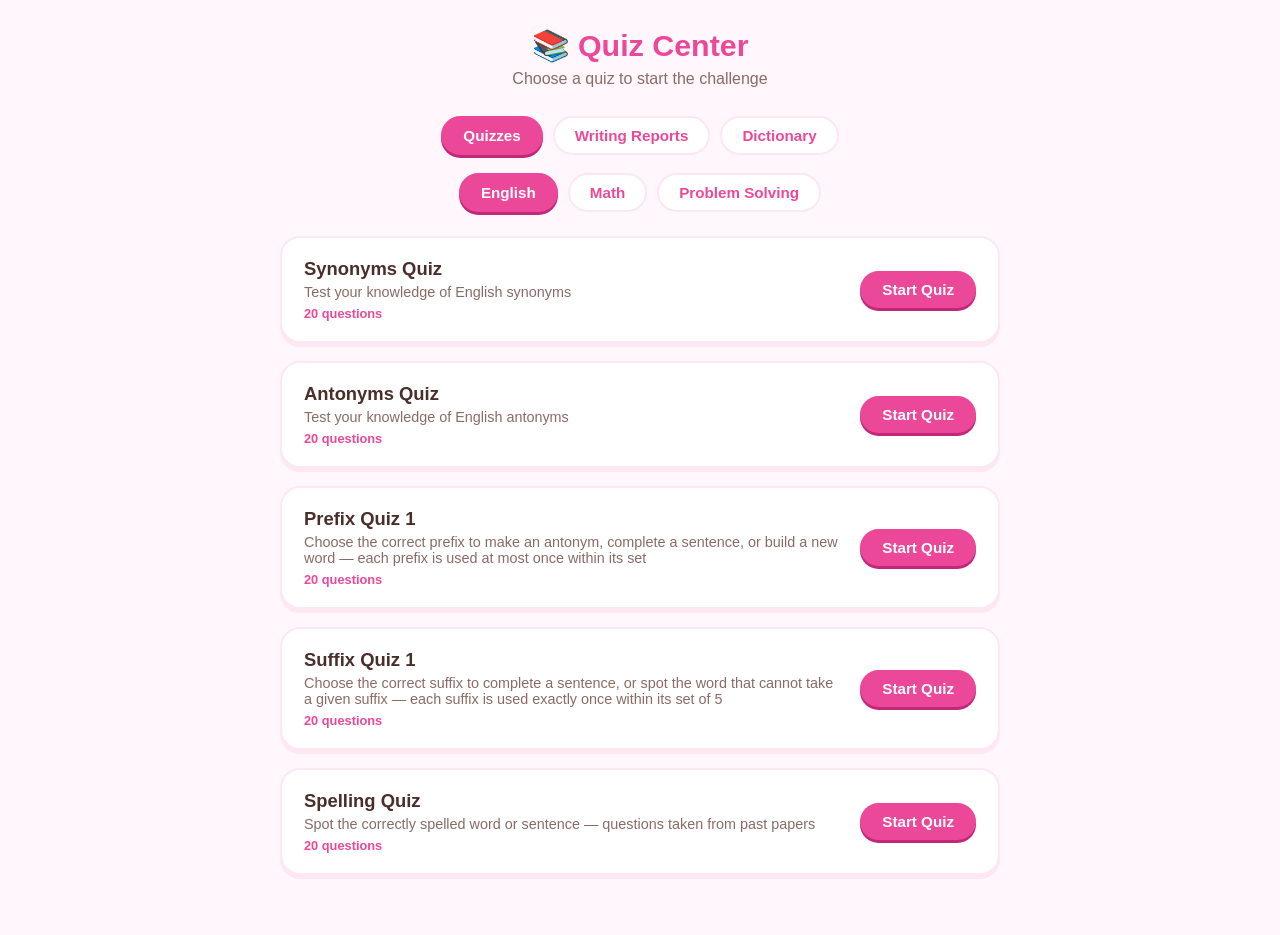
<file: index.html>
<!doctype html>
<html lang="en">
<head>
  <meta charset="UTF-8" />
  <meta name="viewport" content="width=device-width, initial-scale=1.0" />
  <title>Quiz Center</title>
  <link rel="stylesheet" href="style.css?v=8" />
</head>
<body>
  <div class="page">
    <div class="list-header">
      <h1>📚 Quiz Center</h1>
      <p>Choose a quiz to start the challenge</p>
    </div>

    <div id="main-tabs" class="quiz-tabs main-tabs"></div>

    <div id="quizzes-view">
      <div id="quiz-tabs" class="quiz-tabs"></div>

      <div id="quiz-grid" class="quiz-grid">
        <div class="loading">Loading quiz list…</div>
      </div>
    </div>

    <div id="reports-view" class="hidden">
      <div id="report-tabs" class="quiz-tabs"></div>

      <div id="reports-grid" class="quiz-grid">
        <div class="loading">Loading report list…</div>
      </div>
    </div>

    <div id="dictionary-view" class="hidden">
      <div id="dictionary-tabs" class="quiz-tabs"></div>

      <div id="dictionary-list">
        <div class="loading">Loading dictionary…</div>
      </div>
    </div>
  </div>

  <script src="app.js?v=10"></script>
  <script>
    const CATEGORIES = ["English", "Math", "Problem Solving"];
    const MAIN_TABS = ["Quizzes", "Writing Reports", "Dictionary"];
    const MAIN_VIEWS = {
      "Quizzes": "quizzes-view",
      "Writing Reports": "reports-view",
      "Dictionary": "dictionary-view",
    };
    let manifest = [];
    let reportManifest = [];
    let reportWriters = [];
    let activeWriter = null;
    let dictionaryIndex = null;
    let dictionarySections = [];
    let activeSection = null;
    let activeCategory = CATEGORIES[0];
    let activeMainTab = MAIN_TABS[0];

    function renderMainTabs() {
      const tabsEl = document.getElementById("main-tabs");
      tabsEl.innerHTML = "";
      for (const tab of MAIN_TABS) {
        const btn = document.createElement("button");
        btn.type = "button";
        btn.className = "tab-btn" + (tab === activeMainTab ? " active" : "");
        btn.textContent = tab;
        btn.addEventListener("click", () => {
          if (activeMainTab === tab) return;
          activeMainTab = tab;
          renderMainTabs();
          switchMainView();
        });
        tabsEl.appendChild(btn);
      }
    }

    function switchMainView() {
      for (const [tab, viewId] of Object.entries(MAIN_VIEWS)) {
        document.getElementById(viewId).classList.toggle("hidden", tab !== activeMainTab);
      }
      if (activeMainTab === "Writing Reports" && !reportManifest.length) loadReportList();
      if (activeMainTab === "Dictionary" && !dictionaryIndex) loadDictionaryList();
    }

    async function loadDictionaryList() {
      const list = document.getElementById("dictionary-list");
      try {
        const res = await fetch("dictionary.json", { cache: "no-store" });
        if (!res.ok) throw new Error("HTTP " + res.status);
        dictionaryIndex = await res.json();
      } catch (err) {
        list.innerHTML = `<div class="error-state">
          Failed to load dictionary (dictionary.json).<br />
          Make sure this page is opened via a local server (not by double-clicking index.html directly).
        </div>`;
        return;
      }

      dictionarySections = dictionaryIndex.sections || [];
      if (!dictionarySections.length) {
        list.innerHTML = `<div class="empty-state">No dictionary sections available yet.</div>`;
        return;
      }

      // dictionary.html links back with #dictionary/<section folder> to reopen its section.
      const wantedFolder = window.location.hash.split("/")[1];
      activeSection = dictionarySections.find((section) => section.folder === wantedFolder) || dictionarySections[0];
      renderDictionaryTabs();
      renderDictionaryList();
    }

    function renderDictionaryTabs() {
      const tabsEl = document.getElementById("dictionary-tabs");
      tabsEl.innerHTML = "";
      for (const section of dictionarySections) {
        const btn = document.createElement("button");
        btn.type = "button";
        btn.className = "tab-btn" + (section === activeSection ? " active" : "");
        btn.textContent = section.name;
        btn.addEventListener("click", () => {
          if (activeSection === section) return;
          activeSection = section;
          renderDictionaryTabs();
          renderDictionaryList();
        });
        tabsEl.appendChild(btn);
      }
    }

    function renderDictionaryList() {
      const list = document.getElementById("dictionary-list");
      const categories = activeSection.categories || [];
      if (!categories.length) {
        list.innerHTML = `<div class="empty-state">No categories in this section yet.</div>`;
        return;
      }

      list.innerHTML = "";
      for (const category of categories) {
        const section = document.createElement("div");
        section.className = "dict-category";
        section.innerHTML = `<h2>${escapeHtml(category.name)}</h2>`;

        const topics = category.topics || [];
        if (!topics.length) {
          section.insertAdjacentHTML("beforeend", `<p class="dict-none">No topics yet.</p>`);
        } else {
          const grid = document.createElement("div");
          grid.className = "quiz-grid";
          for (const topic of topics) grid.appendChild(renderTopicCard(topic));
          section.appendChild(grid);
        }
        list.appendChild(section);
      }
    }

    function renderTopicCard(topic) {
      const card = document.createElement("div");
      card.className = "quiz-card";
      card.innerHTML = `
        <div class="info">
          <h2>${escapeHtml(topic.name)}</h2>
          <div class="count">Loading…</div>
        </div>
        <a class="start-btn" href="dictionary.html?file=${encodeURIComponent(topic.file)}">Open</a>
      `;

      // Fetch just to show what's inside the topic; failures are non-fatal here.
      const countEl = card.querySelector(".count");
      fetch(topic.file, { cache: "no-store" })
        .then((res) => {
          if (!res.ok) throw new Error("HTTP " + res.status);
          return res.json();
        })
        .then((data) => {
          const sizeOf = (group) => Object.values(group || {}).reduce((sum, list) => sum + list.length, 0);
          countEl.textContent =
            `${sizeOf(data.words)} words · ${sizeOf(data.phrases)} phrases · ${(data.sentences || []).length} sentences`;
        })
        .catch(() => {
          countEl.textContent = "Failed to load topic";
        });

      return card;
    }

    async function loadReportList() {
      const grid = document.getElementById("reports-grid");
      try {
        const res = await fetch("reports.json", { cache: "no-store" });
        if (!res.ok) throw new Error("HTTP " + res.status);
        reportManifest = await res.json();
      } catch (err) {
        grid.innerHTML = `<div class="error-state">
          Failed to load report list (reports.json).<br />
          Make sure this page is opened via a local server (not by double-clicking index.html directly).
        </div>`;
        return;
      }

      if (!reportManifest.length) {
        grid.innerHTML = `<div class="empty-state">No writing reports available yet.</div>`;
        return;
      }

      // Writers appear as sub tabs in the order they first show up in reports.json.
      reportWriters = [...new Set(reportManifest.map(reportWriterOf))];
      activeWriter = reportWriters[0];
      renderReportTabs();
      renderReportGrid();
    }

    function reportWriterOf(report) {
      return report.writtenBy || "Unknown";
    }

    function renderReportTabs() {
      const tabsEl = document.getElementById("report-tabs");
      tabsEl.innerHTML = "";
      for (const writer of reportWriters) {
        const btn = document.createElement("button");
        btn.type = "button";
        btn.className = "tab-btn" + (writer === activeWriter ? " active" : "");
        btn.textContent = writer;
        btn.addEventListener("click", () => {
          if (activeWriter === writer) return;
          activeWriter = writer;
          renderReportTabs();
          renderReportGrid();
        });
        tabsEl.appendChild(btn);
      }
    }

    function renderReportGrid() {
      const grid = document.getElementById("reports-grid");
      const reports = reportManifest.filter((report) => reportWriterOf(report) === activeWriter);

      grid.innerHTML = "";
      for (const report of reports) {
        const card = document.createElement("div");
        card.className = "quiz-card";
        const name = report.name || reportDisplayNameFromFile(report.file);
        card.innerHTML = `
          <div class="info">
            <h2>${escapeHtml(name)}</h2>
            <p>${escapeHtml(report.date || "")}</p>
            ${report.year ? `<div class="count">Year ${escapeHtml(String(report.year))}</div>` : ""}
          </div>
          <a class="start-btn" href="report.html?file=${encodeURIComponent(report.file)}">View Report</a>
        `;
        grid.appendChild(card);
      }
    }

    async function loadQuizList() {
      const grid = document.getElementById("quiz-grid");
      try {
        const res = await fetch("quizzes.json", { cache: "no-store" });
        if (!res.ok) throw new Error("HTTP " + res.status);
        manifest = await res.json();
      } catch (err) {
        grid.innerHTML = `<div class="error-state">
          Failed to load quiz list (quizzes.json).<br />
          Make sure this page is opened via a local server (not by double-clicking index.html directly).
        </div>`;
        return;
      }

      if (!manifest.length) {
        grid.innerHTML = `<div class="empty-state">No quizzes available right now.</div>`;
        return;
      }

      renderTabs();
      renderGrid();
    }

    function renderTabs() {
      const tabsEl = document.getElementById("quiz-tabs");
      tabsEl.innerHTML = "";
      for (const category of CATEGORIES) {
        const btn = document.createElement("button");
        btn.type = "button";
        btn.className = "tab-btn" + (category === activeCategory ? " active" : "");
        btn.textContent = category;
        btn.addEventListener("click", () => {
          if (activeCategory === category) return;
          activeCategory = category;
          renderTabs();
          renderGrid();
        });
        tabsEl.appendChild(btn);
      }
    }

    function renderGrid() {
      const grid = document.getElementById("quiz-grid");
      const quizzes = manifest.filter((quiz) => (quiz.category || "English") === activeCategory);

      if (!quizzes.length) {
        grid.innerHTML = `<div class="empty-state">No quizzes in this category yet.</div>`;
        return;
      }

      grid.innerHTML = "";
      for (const quiz of quizzes) {
        const card = document.createElement("div");
        card.className = "quiz-card";
        const name = quiz.name || quizDisplayNameFromFile(quiz.file);
        card.innerHTML = `
          <div class="info">
            <h2>${escapeHtml(name)}</h2>
            <p>${escapeHtml(quiz.description || "")}</p>
            <div class="count" data-count-for="${escapeHtml(quiz.file)}">Loading question count…</div>
          </div>
          <a class="start-btn" href="quiz.html?file=${encodeURIComponent(quiz.file)}">Start Quiz</a>
        `;
        grid.appendChild(card);

        // Fetch just to show the question count; failures are non-fatal here.
        fetchQuizBank(quiz.file)
          .then((questions) => {
            const el = card.querySelector(`[data-count-for="${CSS.escape(quiz.file)}"]`);
            const count = quiz.number_of_questions
              ? Math.min(quiz.number_of_questions, questions.length)
              : questions.length;
            if (el) el.textContent = `${count} questions`;
          })
          .catch(() => {
            const el = card.querySelector(`[data-count-for="${CSS.escape(quiz.file)}"]`);
            if (el) el.textContent = "Failed to load question bank";
          });
      }
    }

    // dictionary.html links back here with #dictionary/<section folder> to reopen its tab.
    if (window.location.hash.split("/")[0] === "#dictionary") activeMainTab = "Dictionary";

    renderMainTabs();
    switchMainView();
    loadQuizList();
  </script>
</body>
</html>
</file>
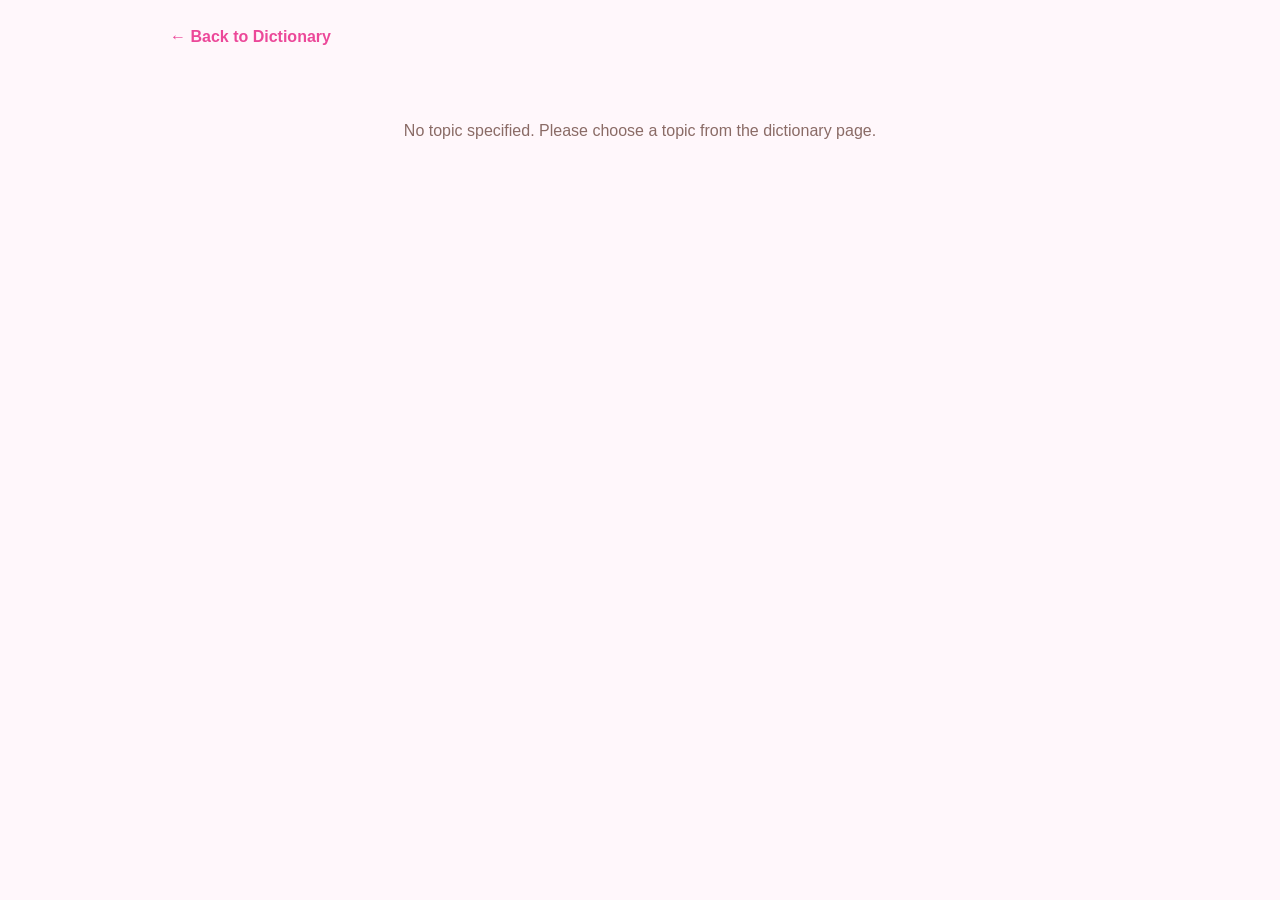
<file: dictionary.html>
<!doctype html>
<html lang="en">
<head>
  <meta charset="UTF-8" />
  <meta name="viewport" content="width=device-width, initial-scale=1.0" />
  <title>Writing Dictionary</title>
  <link rel="stylesheet" href="style.css?v=8" />
</head>
<body>
  <div class="page dict-page">
    <a class="back-link" href="index.html#dictionary">← Back to Dictionary</a>
    <div id="dict-root">
      <div class="loading">Loading dictionary…</div>
    </div>
  </div>

  <script src="app.js?v=10"></script>
  <script>
    const params = new URLSearchParams(window.location.search);
    const file = params.get("file");
    const root = document.getElementById("dict-root");
    const backLink = document.querySelector(".back-link");

    const WORD_GROUPS = [
      { key: "nouns", label: "Nouns", pos: "noun" },
      { key: "adjectives", label: "Adjectives", pos: "adjective" },
      { key: "verbs", label: "Verbs", pos: "verb" },
    ];
    const FALLBACK_VIBE_COLOR = "#6b7280";

    let vibeColors = {};
    // Every word on the WORDS list, in render order. Clickable words (both
    // the chips and the linked words inside sentences) point back into this
    // array through their data-word index.
    let wordEntries = [];
    let wordPattern = null;
    const wordIndexByText = new Map();

    async function init() {
      if (!file) {
        root.innerHTML = `<div class="error-state">No topic specified. Please choose a topic from the dictionary page.</div>`;
        return;
      }

      let topic;
      try {
        const res = await fetch(file, { cache: "no-store" });
        if (!res.ok) throw new Error("HTTP " + res.status);
        topic = await res.json();
      } catch (err) {
        root.innerHTML = `<div class="error-state">
          Failed to load topic "${escapeHtml(file)}".<br />
          Make sure the file exists and this page is opened via a local server.
        </div>`;
        return;
      }

      let vibes = [];
      try {
        const res = await fetch("dictionary.json", { cache: "no-store" });
        if (res.ok) {
          const index = await res.json();
          vibes = index.vibes || [];
          // Send the back link to the section this topic belongs to.
          const section = (index.sections || []).find((s) => s.name === topic.section);
          if (section) backLink.href = `index.html#dictionary/${encodeURIComponent(section.folder)}`;
        }
      } catch (err) {
        // Non-fatal: the topic still renders, just with grey vibe badges.
      }

      renderTopic(topic, vibes);
    }

    function vibeStyle(vibe) {
      return `style="--vibe:${vibeColors[vibe] || FALLBACK_VIBE_COLOR}"`;
    }

    // Colour plus the vibe name, which the legend uses to hide and show items.
    function vibeAttrs(vibe) {
      return `data-vibe="${escapeHtml(vibe || "")}" ${vibeStyle(vibe)}`;
    }

    function renderVibeBadge(vibe) {
      return vibe ? `<span class="dict-vibe" ${vibeStyle(vibe)}>${escapeHtml(vibe)}</span>` : "";
    }

    function escapeRegExp(str) {
      return str.replace(/[.*+?^${}()|[\]\\]/g, "\\$&");
    }

    function indexWords(words) {
      wordEntries = [];
      wordIndexByText.clear();
      for (const group of WORD_GROUPS) {
        for (const word of words[group.key] || []) {
          const key = word.text.toLowerCase();
          if (!wordIndexByText.has(key)) wordIndexByText.set(key, wordEntries.length);
          wordEntries.push({ ...word, pos: group.pos });
        }
      }
      // Longest first, so "rock pools" wins over a shorter word inside it.
      const alternatives = [...wordIndexByText.keys()].sort((a, b) => b.length - a.length).map(escapeRegExp);
      wordPattern = alternatives.length ? new RegExp(`\\b(${alternatives.join("|")})\\b`, "gi") : null;
    }

    // Turns every whole-word match of a WORDS entry inside a sentence into a
    // clickable button, leaving the rest as plain escaped text.
    function linkWords(text) {
      if (!wordPattern) return escapeHtml(text);
      let html = "";
      let cursor = 0;
      for (const match of text.matchAll(wordPattern)) {
        const idx = wordIndexByText.get(match[0].toLowerCase());
        html += escapeHtml(text.slice(cursor, match.index));
        html += `<button type="button" class="dict-inline-word" data-word="${idx}">${escapeHtml(match[0])}</button>`;
        cursor = match.index + match[0].length;
      }
      return html + escapeHtml(text.slice(cursor));
    }

    function renderWordGroup(group, words) {
      const list = words[group.key] || [];
      if (!list.length) return "";
      const chips = list.map((word) => {
        const idx = wordIndexByText.get(word.text.toLowerCase());
        return `<button type="button" class="dict-chip dict-chip--word" data-word="${idx}" ${vibeAttrs(word.vibe)}>${escapeHtml(word.text)}</button>`;
      }).join("");
      return `
        <h3 class="dict-subheading">${group.label} <span class="dict-count" data-total="${list.length}">${list.length}</span></h3>
        <div class="dict-chips">${chips}</div>
      `;
    }

    function renderPhrases(list) {
      if (!list || !list.length) return `<p class="dict-none">Nothing here yet.</p>`;
      return `<div class="dict-chips">${list.map((phrase) =>
        `<span class="dict-chip" ${vibeAttrs(phrase.vibe)} title="${escapeHtml(phrase.vibe || "")}">${escapeHtml(phrase.text)}</span>`
      ).join("")}</div>`;
    }

    function renderSentences(list) {
      if (!list || !list.length) return `<p class="dict-none">Nothing here yet.</p>`;
      return `<ul class="dict-sentences">${list.map((sentence) => `
        <li ${vibeAttrs(sentence.vibe)}>
          <span class="dict-sentence-text">${linkWords(sentence.text)}</span>
          ${renderVibeBadge(sentence.vibe)}
        </li>
      `).join("")}</ul>`;
    }

    function renderTopic(topic, vibes) {
      vibeColors = {};
      for (const vibe of vibes) {
        if (/^#[0-9a-f]{3,8}$/i.test(vibe.color || "")) vibeColors[vibe.name] = vibe.color;
      }

      const words = topic.words || {};
      const phrases = topic.phrases || {};
      indexWords(words);

      const usedVibes = vibes.filter((vibe) => (topic.vibes || []).includes(vibe.name));
      const legend = usedVibes.length
        ? `<p class="dict-hint dict-legend-hint">Tap a mood to show only that mood.</p>
          <div class="dict-legend">${usedVibes.map((vibe) =>
            `<button type="button" class="dict-vibe dict-vibe-toggle" data-vibe-toggle="${escapeHtml(vibe.name)}" aria-pressed="false" ${vibeStyle(vibe.name)} title="${escapeHtml(vibe.description || "")}">${escapeHtml(vibe.name)}</button>`
          ).join("")}</div>`
        : "";

      const breadcrumb = [topic.section, topic.category].filter(Boolean).join(" › ");

      document.title = `${topic.topic || "Topic"} – Writing Dictionary`;
      root.innerHTML = `
        <div class="list-header">
          <h1>📖 ${escapeHtml(topic.topic || "Topic")}</h1>
          ${breadcrumb ? `<p>${escapeHtml(breadcrumb)}</p>` : ""}
        </div>
        ${legend}

        <div class="report-section">
          <h2>Sentences</h2>
          <div class="overview-card">
            <p class="dict-hint">Tap an underlined word to see what it means.</p>
            ${renderSentences(topic.sentences)}
          </div>
        </div>

        <div class="report-section">
          <h2>Words</h2>
          <div class="overview-card">
            <p class="dict-hint">Tap a word to see what it means.</p>
            ${WORD_GROUPS.map((group) => renderWordGroup(group, words)).join("") || `<p class="dict-none">Nothing here yet.</p>`}
          </div>
        </div>

        <div class="report-section">
          <h2>Phrases – Nouns and Adjectives</h2>
          <div class="overview-card">${renderPhrases(phrases.nounsAndAdjectives)}</div>
        </div>

        <div class="report-section">
          <h2>Phrases – Verbs</h2>
          <div class="overview-card">${renderPhrases(phrases.verbs)}</div>
        </div>
      `;
    }

    // ---- Explanation bubble ----
    // A single bubble element is reused for every word and positioned in
    // page coordinates, so it stays attached to its word while scrolling.

    const bubble = document.createElement("div");
    bubble.className = "dict-bubble hidden";
    bubble.setAttribute("role", "status");
    document.body.appendChild(bubble);
    let bubbleAnchor = null;

    function closeBubble() {
      if (!bubbleAnchor) return;
      bubbleAnchor.classList.remove("active");
      bubbleAnchor = null;
      bubble.classList.add("hidden");
    }

    function positionBubble() {
      const margin = 12;
      const gap = 10;
      const anchorRect = bubbleAnchor.getBoundingClientRect();
      const width = bubble.offsetWidth;
      const height = bubble.offsetHeight;
      const viewportWidth = document.documentElement.clientWidth;
      const anchorCenter = anchorRect.left + anchorRect.width / 2;

      const left = Math.max(margin, Math.min(anchorCenter - width / 2, viewportWidth - width - margin));
      // Sits below the word unless it would run off the bottom of the screen.
      const above = anchorRect.bottom + gap + height > window.innerHeight && anchorRect.top - gap - height > 0;
      const top = above ? anchorRect.top - gap - height : anchorRect.bottom + gap;

      bubble.classList.toggle("dict-bubble--above", above);
      bubble.style.left = left + window.scrollX + "px";
      bubble.style.top = top + window.scrollY + "px";
      bubble.style.setProperty("--arrow-x", Math.max(18, Math.min(anchorCenter - left, width - 18)) + "px");
    }

    function openBubble(anchor) {
      const word = wordEntries[Number(anchor.dataset.word)];
      if (!word) return;
      closeBubble();
      bubbleAnchor = anchor;
      anchor.classList.add("active");
      bubble.innerHTML = `
        <div class="dict-bubble-head">
          <strong>${escapeHtml(word.text)}</strong>
          <span class="dict-pos">${word.pos}</span>
        </div>
        <div class="dict-bubble-text">${escapeHtml(word.explanation || "No explanation yet.")}</div>
        ${renderVibeBadge(word.vibe)}
      `;
      bubble.classList.remove("hidden");
      positionBubble();
    }

    // ---- Vibe filter ----
    // Tapping a legend badge shows only that vibe's sentences, words and
    // phrases. Tapping the selected badge again (its × mark) clears the filter.

    let activeVibe = null;

    function applyVibeFilter() {
      for (const badge of root.querySelectorAll("[data-vibe-toggle]")) {
        const selected = badge.dataset.vibeToggle === activeVibe;
        badge.setAttribute("aria-pressed", String(selected));
        badge.classList.toggle("dict-vibe-dimmed", activeVibe !== null && !selected);
        badge.setAttribute("aria-label", selected
          ? `${badge.dataset.vibeToggle}: showing only this mood. Tap to show everything.`
          : `Show only ${badge.dataset.vibeToggle}`);
      }
      for (const item of root.querySelectorAll("[data-vibe]")) {
        item.classList.toggle("dict-off", activeVibe !== null && item.dataset.vibe !== activeVibe);
      }
      // Word counts follow what is currently shown.
      for (const count of root.querySelectorAll(".dict-count")) {
        const chips = count.closest(".dict-subheading").nextElementSibling;
        const shown = chips.querySelectorAll("[data-vibe]:not(.dict-off)").length;
        count.textContent = shown === Number(count.dataset.total) ? shown : `${shown} of ${count.dataset.total}`;
      }
      if (bubbleAnchor && bubbleAnchor.closest(".dict-off")) closeBubble();
    }

    document.addEventListener("click", (event) => {
      const badge = event.target.closest("[data-vibe-toggle]");
      if (badge) {
        activeVibe = badge.dataset.vibeToggle === activeVibe ? null : badge.dataset.vibeToggle;
        applyVibeFilter();
        return;
      }
      const anchor = event.target.closest("[data-word]");
      if (anchor) {
        if (anchor === bubbleAnchor) closeBubble();
        else openBubble(anchor);
        return;
      }
      if (!bubble.contains(event.target)) closeBubble();
    });

    document.addEventListener("keydown", (event) => {
      if (event.key === "Escape") closeBubble();
    });

    window.addEventListener("resize", () => {
      if (bubbleAnchor) positionBubble();
    });

    init();
  </script>
</body>
</html>
</file>
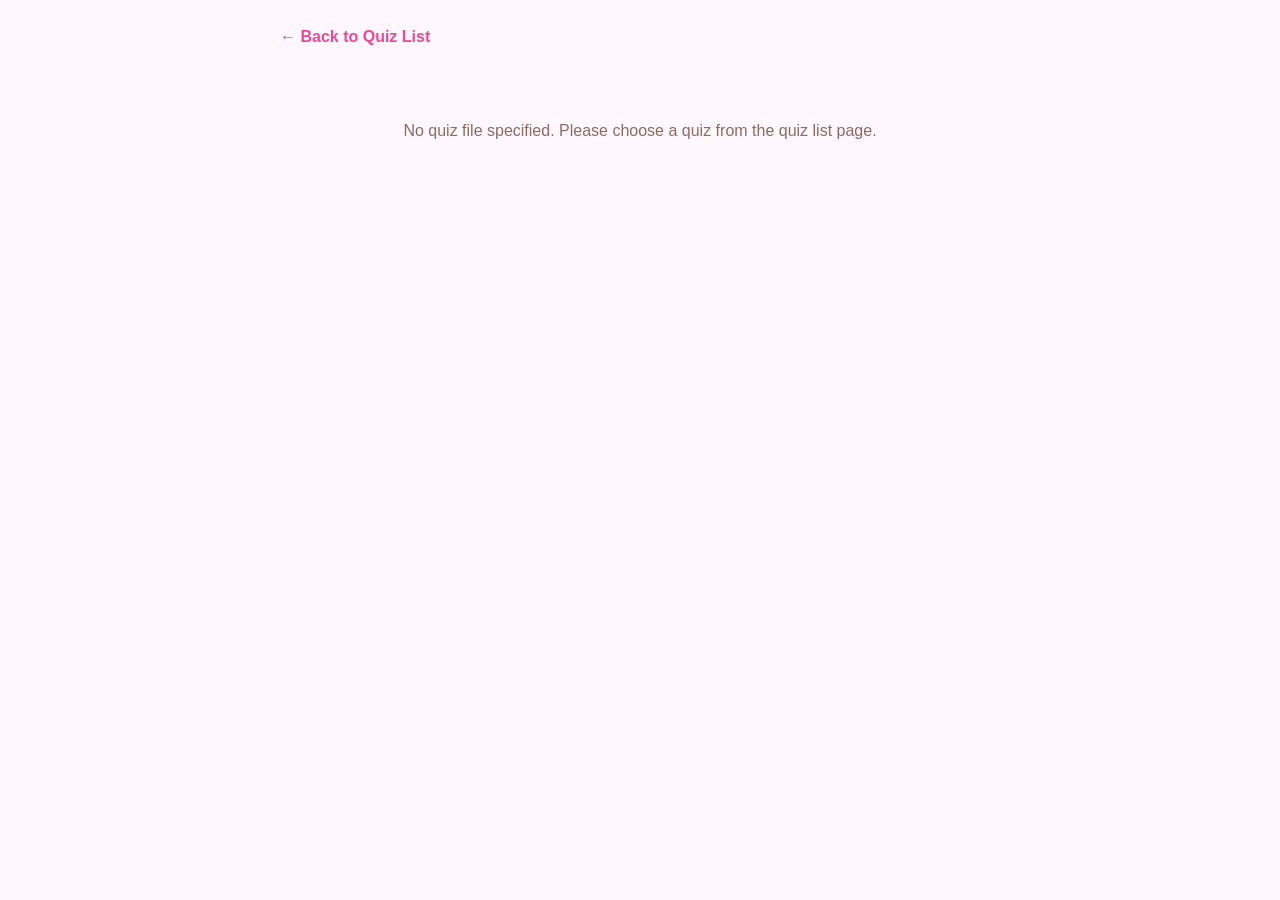
<file: quiz.html>
<!doctype html>
<html lang="en">
<head>
  <meta charset="UTF-8" />
  <meta name="viewport" content="width=device-width, initial-scale=1.0" />
  <title>Quiz</title>
  <link rel="stylesheet" href="style.css?v=2" />
</head>
<body>
  <div class="page">
    <a class="back-link" href="index.html">← Back to Quiz List</a>
    <div id="quiz-root">
      <div class="loading">Loading questions…</div>
    </div>
  </div>

  <script src="app.js?v=4"></script>
  <script>
    const OPTION_COLOR_CYCLE = [
      "var(--pink)",
      "var(--teal)",
      "var(--purple)",
      "var(--yellow)",
      "var(--sky)",
    ];
    function optionColor(index) {
      return OPTION_COLOR_CYCLE[index % OPTION_COLOR_CYCLE.length];
    }

    const params = new URLSearchParams(window.location.search);
    const file = params.get("file");

    let questions = [];
    let current = 0;
    let score = 0;
    let answered = false;
    let quizName = "";
    let quizCategory = "";

    // Quizzes in these categories get a scratch whiteboard toggle.
    const WHITEBOARD_CATEGORIES = ["Math", "Problem Solving"];
    function whiteboardEnabled() {
      if (quizCategory) return WHITEBOARD_CATEGORIES.includes(quizCategory);
      return /^QUIZ_(Math|Problem_Solving)-/.test(file || "");
    }

    const root = document.getElementById("quiz-root");

    async function init() {
      if (!file) {
        root.innerHTML = `<div class="error-state">No quiz file specified. Please choose a quiz from the quiz list page.</div>`;
        return;
      }
      let bank;
      try {
        bank = await fetchQuizBank(file);
      } catch (err) {
        root.innerHTML = `<div class="error-state">
          Failed to load question bank "${escapeHtml(file)}".<br />
          Make sure the file exists and this page is opened via a local server.
        </div>`;
        return;
      }
      if (!bank.length) {
        root.innerHTML = `<div class="error-state">This quiz has no questions.</div>`;
        return;
      }

      let numberOfQuestions = null;
      try {
        const res = await fetch("quizzes.json", { cache: "no-store" });
        if (res.ok) {
          const manifest = await res.json();
          const entry = manifest.find((q) => q.file === file);
          if (entry) {
            numberOfQuestions = entry.number_of_questions;
            quizName = entry.name || "";
            quizCategory = entry.category || "";
          }
        }
      } catch (err) {
        // Non-fatal: fall back to using the full question bank.
      }
      if (!quizName) quizName = quizDisplayNameFromFile(file);

      questions = pickRandomQuestions(bank, numberOfQuestions);
      renderQuestion();
    }

    function renderQuestion() {
      answered = false;
      const q = questions[current];
      const total = questions.length;
      const { figure, text: questionText } = extractFigure(q.question);
      const { subtitle, main } = splitQuestion(questionText);
      const progressPct = Math.round((current / total) * 100);
      // Shuffle option order on every render. data-letter keeps the original
      // letter (used for scoring/feedback); the badge shows the display position.
      const originalLetters = q.optionLetters || Object.keys(q.options);
      const shuffledLetters = shuffle(originalLetters);

      root.innerHTML = `
        <div class="quiz-top">
          <div class="progress-label">Question ${current + 1} / ${total}</div>
          <div class="score-badge">Score: ${score}</div>
        </div>
        <div class="progress-track">
          <div class="progress-fill" style="width:${progressPct}%"></div>
        </div>

        <div class="question-card">
          <div class="q-tag">💡 Q.${current + 1}</div>
          ${subtitle ? `<div class="q-subtitle">${renderInline(subtitle)}</div>` : ""}
          ${figure ? `<div class="q-figure"><img src="${escapeHtml(figure).replace(/"/g, "&quot;")}" alt="Diagram for question ${current + 1}" /></div>` : ""}
          <p class="q-main">${renderInline(main)}</p>
        </div>

        <div class="answer-row">
          <span id="answer-hint">👆 Choose one answer:</span>
          ${whiteboardEnabled() ? `
            <button type="button" class="wb-toggle" id="wb-toggle">✏️ Whiteboard</button>
          ` : ""}
        </div>

        <div class="options-grid" id="options-grid">
          ${shuffledLetters.map((letter, i) => `
            <div class="option" data-letter="${letter}" style="--opt-color:${optionColor(i)}">
              <div class="badge">${originalLetters[i]}</div>
              <div class="option-text">${renderInline(q.options[letter])}</div>
            </div>
          `).join("")}
        </div>

        ${whiteboardEnabled() ? `
          <div class="whiteboard" id="whiteboard" hidden>
            <canvas class="wb-canvas" id="wb-canvas"></canvas>
            <button type="button" class="wb-clear" id="wb-clear">🧽 Clear</button>
          </div>
        ` : ""}

        <div id="explanation-box"></div>

        <div class="next-row">
          <button class="next-btn" id="next-btn" disabled>
            ${current === total - 1 ? "Finish Quiz" : "Next Question"}
          </button>
        </div>
      `;

      document.querySelectorAll(".option").forEach((el) => {
        el.addEventListener("click", () => selectAnswer(el.dataset.letter));
      });
      document.getElementById("next-btn").addEventListener("click", nextQuestion);
      if (whiteboardEnabled()) setupWhiteboard();
    }

    // The whiteboard is rebuilt with each question, so it always starts blank.
    function setupWhiteboard() {
      const toggle = document.getElementById("wb-toggle");
      const board = document.getElementById("whiteboard");
      const canvas = document.getElementById("wb-canvas");
      const grid = document.getElementById("options-grid");
      const hint = document.getElementById("answer-hint");
      const ctx = canvas.getContext("2d");
      let drawing = false;
      let last = null;

      function applyPenStyle() {
        ctx.lineCap = "round";
        ctx.lineJoin = "round";
        ctx.lineWidth = 3;
        ctx.strokeStyle = "#1f2937";
      }

      // Match the canvas pixels to its on-screen size, keeping any drawing.
      function resizeCanvas() {
        const rect = canvas.getBoundingClientRect();
        if (!rect.width) return;
        const dpr = window.devicePixelRatio || 1;
        const w = Math.round(rect.width * dpr);
        const h = Math.round(rect.height * dpr);
        if (canvas.width === w && canvas.height === h) return;
        let snapshot = null;
        if (canvas.width && canvas.height) {
          snapshot = document.createElement("canvas");
          snapshot.width = canvas.width;
          snapshot.height = canvas.height;
          snapshot.getContext("2d").drawImage(canvas, 0, 0);
        }
        canvas.width = w;
        canvas.height = h;
        ctx.setTransform(dpr, 0, 0, dpr, 0, 0);
        if (snapshot) ctx.drawImage(snapshot, 0, 0, rect.width, rect.height);
        applyPenStyle();
      }

      function point(e) {
        const rect = canvas.getBoundingClientRect();
        return { x: e.clientX - rect.left, y: e.clientY - rect.top };
      }

      canvas.addEventListener("pointerdown", (e) => {
        e.preventDefault();
        canvas.setPointerCapture(e.pointerId);
        drawing = true;
        last = point(e);
        // Draw a dot so single taps leave a mark.
        ctx.beginPath();
        ctx.arc(last.x, last.y, ctx.lineWidth / 2, 0, Math.PI * 2);
        ctx.fillStyle = ctx.strokeStyle;
        ctx.fill();
      });
      canvas.addEventListener("pointermove", (e) => {
        if (!drawing) return;
        const p = point(e);
        ctx.beginPath();
        ctx.moveTo(last.x, last.y);
        ctx.lineTo(p.x, p.y);
        ctx.stroke();
        last = p;
      });
      const stop = () => { drawing = false; last = null; };
      canvas.addEventListener("pointerup", stop);
      canvas.addEventListener("pointercancel", stop);

      document.getElementById("wb-clear").addEventListener("click", () => {
        ctx.save();
        ctx.setTransform(1, 0, 0, 1, 0, 0);
        ctx.clearRect(0, 0, canvas.width, canvas.height);
        ctx.restore();
      });

      toggle.addEventListener("click", () => {
        const showBoard = board.hidden;
        board.hidden = !showBoard;
        grid.hidden = showBoard;
        toggle.classList.toggle("active", showBoard);
        toggle.textContent = showBoard ? "🔤 Answers" : "✏️ Whiteboard";
        hint.textContent = showBoard ? "✏️ Work it out here:" : "👆 Choose one answer:";
        if (showBoard) resizeCanvas();
      });

      window.onresize = () => { if (!board.hidden) resizeCanvas(); };
    }

    function selectAnswer(letter) {
      if (answered) return;
      answered = true;
      const q = questions[current];
      const correct = q.answer;

      document.querySelectorAll(".option").forEach((el) => {
        el.classList.add("disabled");
        const l = el.dataset.letter;
        if (l === correct) {
          el.insertAdjacentHTML("beforeend", `<div class="correct-badge">✓ Correct</div>`);
        } else if (l === letter) {
          el.classList.add("incorrect");
        }
      });

      if (letter === correct) {
        score++;
        document.querySelector(".score-badge").textContent = `Score: ${score}`;
      }

      let explanationHtml = "";
      if (letter !== correct && q.feedback && q.feedback[letter]) {
        explanationHtml += `
          <div class="explanation-card feedback-card">
            <div class="explanation-label">❌ "${escapeHtml(q.options[letter])}" means</div>
            <div class="explanation-text">${renderInline(q.feedback[letter])}</div>
          </div>
        `;
      }
      if (q.explanation) {
        explanationHtml += `
          <div class="explanation-card">
            <div class="explanation-label">💬 Explanation</div>
            <div class="explanation-text">${renderInline(q.explanation)}</div>
          </div>
        `;
      }
      document.getElementById("explanation-box").innerHTML = explanationHtml;

      document.getElementById("next-btn").disabled = false;
    }

    function nextQuestion() {
      if (!answered) return;
      if (current < questions.length - 1) {
        current++;
        renderQuestion();
      } else {
        renderResults();
      }
    }

    function renderResults() {
      const total = questions.length;
      const pct = Math.round((score / total) * 100);
      root.innerHTML = `
        <div class="results-card">
          <div>🎉 Quiz Complete!</div>
          <div class="results-quiz-name">${escapeHtml(quizName)}</div>
          <div class="score-big">${score} / ${total}</div>
          <div>Accuracy ${pct}%</div>
          <div class="results-actions">
            <button class="btn-primary" id="retry-btn">🔄 Retry Quiz</button>
            <a class="btn-secondary" href="index.html">📚 Back to Quiz List</a>
          </div>
        </div>
      `;
      document.getElementById("retry-btn").addEventListener("click", () => {
        current = 0;
        score = 0;
        renderQuestion();
      });
    }

    init();
  </script>
</body>
</html>
</file>
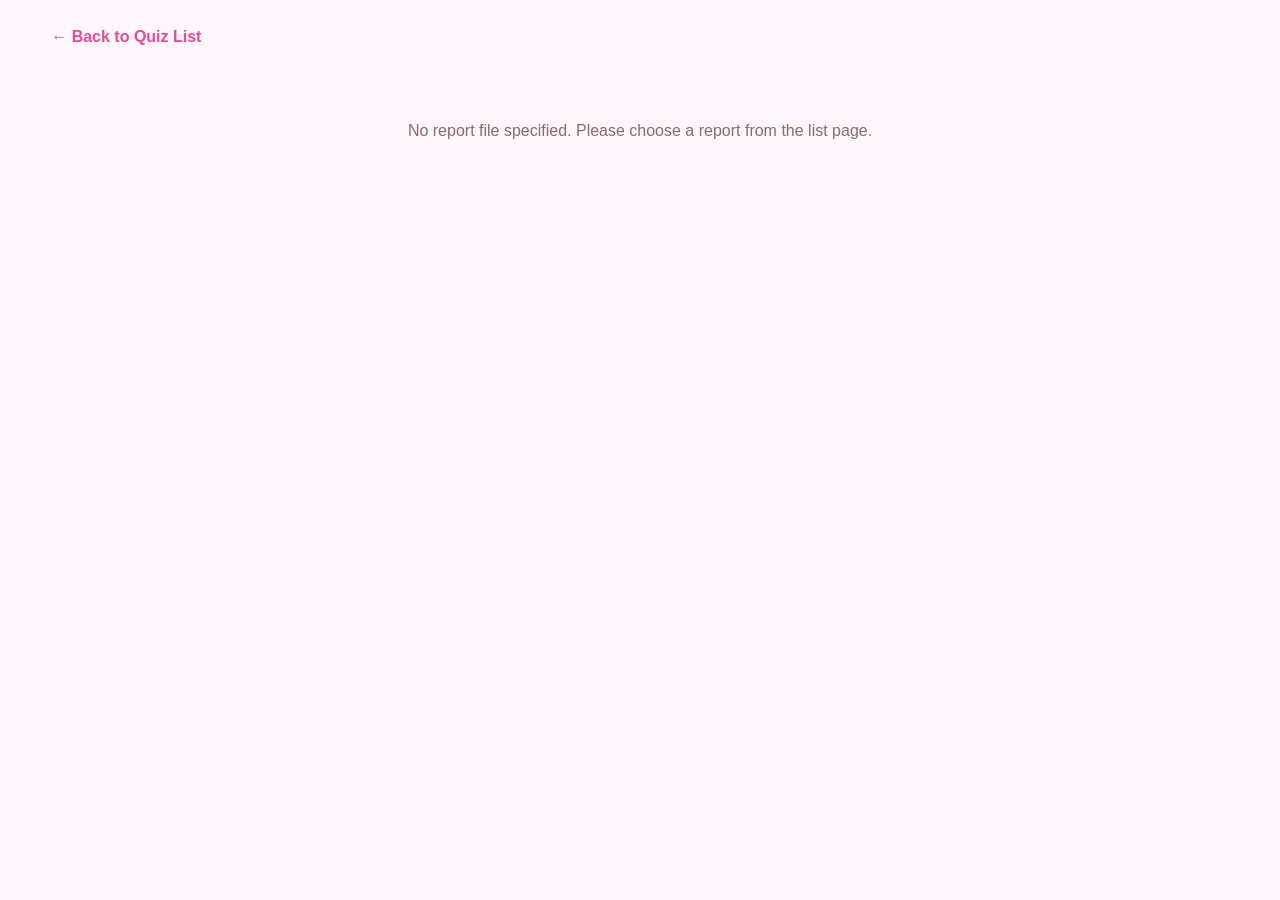
<file: report.html>
<!doctype html>
<html lang="en">
<head>
  <meta charset="UTF-8" />
  <meta name="viewport" content="width=device-width, initial-scale=1.0" />
  <title>Writing Report</title>
  <link rel="stylesheet" href="style.css?v=3" />
</head>
<body>
  <div class="page report-page">
    <a class="back-link" href="index.html">← Back to Quiz List</a>
    <div id="report-root">
      <div class="loading">Loading report…</div>
    </div>
  </div>

  <script src="app.js?v=10"></script>
  <script>
    const params = new URLSearchParams(window.location.search);
    const file = params.get("file");
    const root = document.getElementById("report-root");

    async function init() {
      if (!file) {
        root.innerHTML = `<div class="error-state">No report file specified. Please choose a report from the list page.</div>`;
        return;
      }

      let report;
      try {
        report = await fetchReport(file);
      } catch (err) {
        root.innerHTML = `<div class="error-state">
          Failed to load report "${escapeHtml(file)}".<br />
          Make sure the file exists and this page is opened via a local server.
        </div>`;
        return;
      }

      let reportDate = "";
      let reportYear = "";
      try {
        const res = await fetch("reports.json", { cache: "no-store" });
        if (res.ok) {
          const manifest = await res.json();
          const entry = manifest.find((r) => r.file === file);
          if (entry) {
            reportDate = entry.date || "";
            reportYear = entry.year || "";
          }
        }
      } catch (err) {
        // Non-fatal: the report itself already loaded fine.
      }

      renderReport(report, reportDate, reportYear);
    }

    const CATEGORY_COLORS = ["pink", "sky", "purple", "yellow", "teal"];

    const MARK_THRESHOLDS = [
      { min: 60, max: 69, label: "Developing" },
      { min: 70, max: 79, label: "Effective" },
      { min: 80, max: 89, label: "Strong" },
      { min: 90, max: 100, label: "Exceptional" },
    ];

    function markThresholdLabel(total) {
      const match = MARK_THRESHOLDS.find((t) => total >= t.min && total <= t.max);
      return match ? match.label : null;
    }

    function renderMarkThresholds(total) {
      const currentLabel = typeof total === "number" ? markThresholdLabel(total) : null;
      return `
        <div class="threshold-legend">
          ${MARK_THRESHOLDS.map((t) => `
            <div class="threshold-chip${t.label === currentLabel ? " threshold-chip--active" : ""}">
              <span class="threshold-range">${t.min}–${t.max}</span>
              <span class="threshold-label">${t.label}</span>
            </div>
          `).join("")}
        </div>
      `;
    }

    function renderBreakdownSection(report, reportYear) {
      const complete = hasCompleteBreakdown(report.breakdown);
      const total = complete ? breakdownTotal(report.breakdown) : null;
      const scoreLabel = complete
        ? `${total}/100`
        : report.score
        ? renderPlainInline(report.score)
        : "";

      const rows = REPORT_CATEGORIES.map((cat, idx) => {
        const value = report.breakdown[cat.key];
        const hasValue = typeof value === "number" && !Number.isNaN(value);
        const pct = hasValue ? Math.max(0, Math.min(100, (value / REPORT_CATEGORY_MAX) * 100)) : 0;
        return `
          <div class="breakdown-row">
            <div class="breakdown-row-header">
              <span>${escapeHtml(cat.label)}</span>
              <span>${hasValue ? `${value}/${REPORT_CATEGORY_MAX}` : "—"}</span>
            </div>
            <div class="breakdown-bar-track">
              <div class="breakdown-bar-fill" style="width:${pct}%;background:var(--${CATEGORY_COLORS[idx]});"></div>
            </div>
          </div>
        `;
      }).join("");

      return `
        <div class="report-section">
          <h2>2. My Scores</h2>
          <div class="breakdown-card">
            ${scoreLabel ? `<div class="overview-score">Overall Score: ${scoreLabel}</div>` : ""}
            ${reportYear ? `<p class="score-note">Scores are based on the Year ${escapeHtml(String(reportYear))} standard.</p>` : ""}
            ${renderMarkThresholds(total)}
            ${rows}
          </div>
        </div>
      `;
    }

    function renderReport(report, reportDate, reportYear) {
      root.innerHTML = `
        <div class="list-header">
          <h1>✍️ ${renderInline(report.title || reportDisplayNameFromFile(file))}</h1>
          ${reportDate ? `<p>${escapeHtml(reportDate)}</p>` : ""}
        </div>

        <div class="report-section">
          <h2>1. Overview</h2>
          <div class="overview-card">
            <div class="overview-comment"><p>${renderInline(report.overallComment) || "No overall comment."}</p></div>
          </div>
        </div>

        ${renderBreakdownSection(report, reportYear)}

        <div class="report-section">
          <h2>3. A Closer Look</h2>
          <div class="split-panel">
            <div class="panel-col">
              <h3>📝 My Writing</h3>
              <div class="writing-text">${renderParagraphsWithHighlights(report.originalWriting, report.mistakes) || "<p>No writing recorded.</p>"}</div>
              ${report.originalWriting ? `<div class="word-count">Word count: ${countWords(report.originalWriting)}</div>` : ""}
            </div>
            <div class="panel-col">
              <h3>🔍 Things to Fix</h3>
              <div class="panel-scroll">
                ${
                  report.mistakes.length
                    ? report.mistakes.map((m) => `
                      <div class="item-card">
                        ${m.description ? `<div class="item-description">${renderInline(m.description)}</div>` : ""}
                        <div class="quote-box quote-box--before"><span class="quote-emoji">❌</span><span class="quote-text">${renderInline(m.wrong)}</span></div>
                        ${m.correct ? `<div class="quote-box quote-box--after"><span class="quote-emoji">✅</span><span class="quote-text">${renderInline(m.correct)}</span></div>` : ""}
                      </div>
                    `).join("")
                    : "<p>No mistakes recorded.</p>"
                }
              </div>
            </div>
          </div>
        </div>

        <div class="report-section">
          <h2>4. A Great Example</h2>
          <div class="split-panel">
            <div class="panel-col panel-col--reference">
              <h3>🌟 Example Writing</h3>
              <div class="writing-text">${renderParagraphs(report.referenceWriting) || "<p>No sample recorded.</p>"}</div>
              ${report.referenceWriting ? `<div class="word-count">Word count: ${countWords(report.referenceWriting)}</div>` : ""}
            </div>
            <div class="panel-col panel-col--reference">
              <h3>💡 Cool Things to Try</h3>
              <div class="panel-scroll">
                ${
                  report.learningPoints.length
                    ? report.learningPoints.map((p) => `
                      <div class="item-card">
                        ${p.description ? `<div class="item-description">${renderInline(p.description)}</div>` : ""}
                        ${p.original ? `<div class="quote-box quote-box--before"><span class="quote-emoji">✏️</span><span class="quote-text">${renderInline(p.original)}</span></div>` : ""}
                        ${p.betterVersion ? `<div class="quote-box quote-box--after"><span class="quote-emoji">✨</span><span class="quote-text">${renderInline(p.betterVersion)}</span></div>` : ""}
                      </div>
                    `).join("")
                    : "<p>No points recorded.</p>"
                }
              </div>
            </div>
          </div>
        </div>
      `;

      syncPanelHeights();
    }

    // Makes each right-hand panel-col match the height of its left-hand
    // sibling exactly, scrolling its own content internally if it has more
    // than fits — instead of the default CSS Grid behaviour of stretching
    // both columns to the height of the taller one (which leaves empty
    // space under a short piece of writing).
    function syncPanelHeights() {
      const isStacked = window.matchMedia("(max-width: 700px)").matches;

      document.querySelectorAll(".split-panel").forEach((panel) => {
        const cols = panel.querySelectorAll(":scope > .panel-col");
        if (cols.length !== 2) return;
        const [left, right] = cols;
        const scrollArea = right.querySelector(".panel-scroll");
        if (!scrollArea) return;

        if (isStacked) {
          scrollArea.style.maxHeight = "";
          scrollArea.style.overflowY = "";
          return;
        }

        const leftHeight = left.getBoundingClientRect().height;
        const rightRect = right.getBoundingClientRect();
        const scrollRect = scrollArea.getBoundingClientRect();
        const offsetWithinRight = scrollRect.top - rightRect.top;
        const paddingBottom = parseFloat(getComputedStyle(right).paddingBottom) || 0;
        const available = leftHeight - offsetWithinRight - paddingBottom;
        scrollArea.style.maxHeight = Math.max(available, 80) + "px";
        scrollArea.style.overflowY = "auto";
      });
    }

    window.addEventListener("resize", syncPanelHeights);

    init();
  </script>
</body>
</html>
</file>
<file: style.css>
:root {
  --pink: #ec4899;
  --pink-light: #fce7f3;
  --pink-lighter: #fdf2f8;
  --teal: #2dd4bf;
  --teal-light: #ccfbf1;
  --purple: #a78bfa;
  --purple-light: #ede9fe;
  --yellow: #fbbf24;
  --yellow-light: #fef3c7;
  --yellow-lighter: #fffbeb;
  --sky: #38bdf8;
  --sky-light: #e0f2fe;
  --text-dark: #4a2e2a;
  --bg: #fff7fb;
}

* { box-sizing: border-box; }

body {
  margin: 0;
  font-family: -apple-system, "Helvetica Neue", "PingFang TC", "Microsoft JhengHei", Arial, sans-serif;
  background: var(--bg);
  color: var(--text-dark);
  min-height: 100vh;
}

.page {
  max-width: 760px;
  margin: 0 auto;
  padding: 28px 20px 60px;
}

/* ---------- Page 1: Quiz list ---------- */

.list-header {
  text-align: center;
  margin-bottom: 28px;
}

.list-header h1 {
  font-size: 1.9rem;
  margin: 0 0 6px;
  color: var(--pink);
}

.list-header p {
  margin: 0;
  color: #8a6b66;
}

.quiz-tabs {
  display: flex;
  justify-content: center;
  gap: 10px;
  margin-bottom: 24px;
  flex-wrap: wrap;
}

.tab-btn {
  background: #fff;
  color: var(--pink);
  border: 2px solid var(--pink-light);
  border-radius: 999px;
  padding: 9px 20px;
  font-size: 0.95rem;
  font-weight: 700;
  cursor: pointer;
  transition: transform 0.12s ease, box-shadow 0.12s ease, background 0.12s ease, color 0.12s ease;
}

.tab-btn:hover {
  transform: translateY(-1px);
}

.tab-btn.active {
  background: var(--pink);
  color: #fff;
  border-color: var(--pink);
  box-shadow: 0 3px 0 #c2277a;
}

.quiz-grid {
  display: grid;
  gap: 18px;
}

.quiz-card {
  background: #fff;
  border: 2px solid var(--pink-light);
  border-radius: 20px;
  padding: 20px 22px;
  display: flex;
  align-items: center;
  justify-content: space-between;
  gap: 16px;
  box-shadow: 0 4px 0 var(--pink-light);
  transition: transform 0.15s ease, box-shadow 0.15s ease;
}

.quiz-card:hover {
  transform: translateY(-2px);
  box-shadow: 0 6px 0 var(--pink-light);
}

.quiz-card .info h2 {
  margin: 0 0 4px;
  font-size: 1.15rem;
}

.quiz-card .info p {
  margin: 0 0 6px;
  color: #8a6b66;
  font-size: 0.9rem;
}

.quiz-card .info .count {
  font-size: 0.8rem;
  color: var(--pink);
  font-weight: 600;
}

.start-btn {
  flex-shrink: 0;
  background: var(--pink);
  color: #fff;
  border: none;
  border-radius: 999px;
  padding: 10px 22px;
  font-size: 0.95rem;
  font-weight: 700;
  cursor: pointer;
  text-decoration: none;
  box-shadow: 0 3px 0 #c2277a;
}

.start-btn:active {
  transform: translateY(2px);
  box-shadow: 0 1px 0 #c2277a;
}

.empty-state {
  text-align: center;
  color: #8a6b66;
  padding: 40px 0;
}

.hidden {
  display: none;
}

.main-tabs {
  margin-bottom: 18px;
}

/* ---------- Page 4: Writing report ---------- */

.report-page {
  max-width: 1800px;
  padding-left: 4vw;
  padding-right: 4vw;
}

@media (max-width: 700px) {
  .report-page {
    padding-left: 20px;
    padding-right: 20px;
  }
}

.report-section {
  margin-bottom: 32px;
}

.report-section h2 {
  color: var(--pink);
  font-size: 1.2rem;
  margin: 0 0 14px;
}

.overview-card {
  background: #fff;
  border: 2px solid var(--pink-light);
  border-radius: 20px;
  padding: 22px 24px;
  box-shadow: 0 4px 0 var(--pink-light);
}

.overview-score {
  display: inline-block;
  background: var(--purple-light);
  color: #6d28d9;
  font-weight: 800;
  font-size: 1.1rem;
  padding: 8px 18px;
  border-radius: 999px;
  margin-bottom: 12px;
}

.score-note {
  margin: 0 0 12px;
  font-size: 0.9rem;
  font-style: italic;
  opacity: 0.75;
}

.word-count {
  margin-top: 12px;
  text-align: right;
  font-size: 0.9rem;
  font-weight: 700;
  opacity: 0.7;
}

.overview-comment p {
  margin: 0;
  line-height: 1.6;
}

.breakdown-card {
  background: #fff;
  border: 2px solid var(--pink-light);
  border-radius: 20px;
  padding: 22px 24px;
  box-shadow: 0 4px 0 var(--pink-light);
}

.breakdown-row {
  margin-bottom: 16px;
}

.breakdown-row:last-child {
  margin-bottom: 0;
}

.breakdown-row-header {
  display: flex;
  justify-content: space-between;
  margin-bottom: 6px;
  font-weight: 700;
  font-size: 0.92rem;
}

.breakdown-bar-track {
  background: var(--pink-lighter);
  border-radius: 999px;
  height: 12px;
  overflow: hidden;
}

.breakdown-bar-fill {
  height: 100%;
  border-radius: 999px;
  transition: width 0.3s ease;
}

.split-panel {
  display: grid;
  grid-template-columns: 1fr 1fr;
  gap: 20px;
  /* Each column sizes to its own content instead of both stretching to
     match the taller one — the left (writing) column hugs its text, and
     the right column is height-matched to it via JS (syncPanelHeights),
     scrolling internally if it has more content than that. */
  align-items: start;
}

@media (max-width: 700px) {
  .split-panel { grid-template-columns: 1fr; }
}

.panel-col {
  background: #fff;
  border: 2px solid var(--pink-light);
  border-radius: 20px;
  padding: 20px 22px;
}

.panel-col h3 {
  margin: 0 0 14px;
  color: var(--pink);
  font-size: 1rem;
}

.panel-col--reference {
  background: var(--yellow-lighter);
}

/* ---------- Score Breakdown: mark threshold legend ---------- */

.threshold-legend {
  display: flex;
  flex-wrap: wrap;
  gap: 8px;
  margin-bottom: 18px;
}

.threshold-chip {
  display: flex;
  align-items: center;
  gap: 6px;
  background: var(--pink-lighter);
  border: 2px solid var(--pink-light);
  border-radius: 999px;
  padding: 5px 12px;
  font-size: 0.82rem;
  color: #8a6b66;
}

.threshold-chip .threshold-range {
  font-weight: 700;
}

.threshold-chip--active {
  background: var(--purple-light);
  border-color: var(--purple);
  color: #6d28d9;
}

/* .panel-scroll's max-height and overflow-y are set inline by
   syncPanelHeights() in report.html to match the sibling column's height. */

.writing-text p {
  margin: 0 0 12px;
  line-height: 1.7;
}

.writing-text p:last-child {
  margin-bottom: 0;
}

.mistake-highlight {
  background: #fee2e2;
  color: inherit;
  border-radius: 3px;
  padding: 0 2px;
}

/* Shared "item" card used by both Mistakes and Learning Points: a neutral
   grey container holding a description plus one or two colored quote boxes
   (a "before" quote and an "after" quote). */
.item-card {
  background: #f7f7f7;
  border: 2px solid #e2e2e2;
  border-radius: 16px;
  padding: 14px 16px;
  margin-bottom: 14px;
}

.item-card:last-child {
  margin-bottom: 0;
}

.item-description {
  margin-bottom: 10px;
  line-height: 1.5;
}

.quote-box {
  position: relative;
  display: flex;
  align-items: flex-start;
  gap: 8px;
  border-left: 4px solid transparent;
  border-radius: 8px;
  padding: 8px 14px 8px 34px;
  margin-bottom: 8px;
  line-height: 1.4;
}

.quote-box:last-child {
  margin-bottom: 0;
}

.quote-box::before {
  content: "\201C";
  position: absolute;
  left: 8px;
  top: 2px;
  font-family: Georgia, "Times New Roman", serif;
  font-size: 1.8rem;
  font-weight: 700;
  line-height: 1;
  opacity: 0.35;
}

.quote-emoji {
  flex-shrink: 0;
}

.quote-text {
  font-style: italic;
}

.quote-box--before {
  background: #fee2e2;
  border-left-color: #ef4444;
  color: #b91c1c;
}

.quote-box--before::before {
  color: #b91c1c;
}

.quote-box--after {
  background: var(--teal-light);
  border-left-color: #14b8a6;
  color: #0f766e;
}

.quote-box--after::before {
  color: #0f766e;
}

/* ---------- Page 2: Quiz question page ---------- */

.quiz-top {
  display: flex;
  align-items: center;
  justify-content: space-between;
  margin-bottom: 10px;
}

.quiz-top .progress-label {
  font-weight: 800;
  color: var(--pink);
  font-size: 1.1rem;
}

.score-badge {
  background: var(--purple-light);
  color: #6d28d9;
  font-weight: 700;
  padding: 8px 18px;
  border-radius: 999px;
  font-size: 0.95rem;
}

.progress-track {
  background: var(--pink-light);
  border-radius: 999px;
  height: 12px;
  overflow: hidden;
  margin-bottom: 22px;
}

.progress-fill {
  height: 100%;
  background: linear-gradient(90deg, #f9a8d4, var(--pink));
  border-radius: 999px;
  transition: width 0.3s ease;
}

.question-card {
  background: var(--pink-lighter);
  border: 2px solid var(--pink-light);
  border-radius: 28px;
  padding: 32px 26px 26px;
  text-align: center;
  position: relative;
  margin-bottom: 22px;
}

.q-tag {
  position: absolute;
  top: -16px;
  left: 24px;
  background: var(--pink-light);
  color: var(--pink);
  font-weight: 700;
  font-size: 0.85rem;
  padding: 8px 16px;
  border-radius: 999px;
  border: 2px solid #fff;
}

.q-subtitle {
  color: var(--pink);
  font-weight: 700;
  font-size: 1rem;
  margin: 10px 0 14px;
}

.q-main {
  font-size: 1.6rem;
  font-weight: 800;
  line-height: 1.5;
  margin: 0;
}

.q-figure {
  margin: 4px 0 18px;
}

.q-figure img {
  display: block;
  margin: 0 auto;
  max-width: 100%;
  height: auto;
  border-radius: 18px;
  border: 2px solid var(--pink-light);
}

.q-main strong {
  color: var(--pink);
}

.frac {
  display: inline-flex;
  flex-direction: column;
  vertical-align: middle;
  text-align: center;
  line-height: 1.15;
  margin: 0 2px;
  font-size: 0.72em;
}

.frac-num {
  border-bottom: 1.5px solid currentColor;
  padding: 0 2px;
}

.frac-den {
  padding: 0 2px;
}

.answer-row {
  display: flex;
  align-items: center;
  margin: 20px 0 14px;
  color: #8a6b66;
  font-weight: 600;
}

.options-grid[hidden],
.whiteboard[hidden] {
  display: none;
}

.wb-toggle {
  margin-left: auto;
  background: #fff;
  color: var(--purple);
  border: 2px solid var(--purple);
  border-radius: 999px;
  padding: 6px 14px;
  font: inherit;
  font-size: 0.9rem;
  font-weight: 800;
  cursor: pointer;
  box-shadow: 0 3px 0 var(--purple-light);
}

.wb-toggle:hover { background: var(--purple-light); }

.wb-toggle.active {
  background: var(--purple);
  color: #fff;
  box-shadow: 0 3px 0 #7c3aed;
}

.whiteboard {
  position: relative;
  background: #fff;
  border: 2px solid var(--purple);
  border-radius: 20px;
  box-shadow: 0 4px 0 var(--purple);
  overflow: hidden;
}

.wb-canvas {
  display: block;
  width: 100%;
  height: 720px;
  touch-action: none;
  cursor: crosshair;
}

.wb-clear {
  position: absolute;
  top: 10px;
  right: 10px;
  background: var(--yellow-lighter);
  color: var(--text-dark);
  border: 2px solid var(--yellow);
  border-radius: 999px;
  padding: 5px 12px;
  font: inherit;
  font-size: 0.85rem;
  font-weight: 800;
  cursor: pointer;
}

.wb-clear:hover { background: var(--yellow-light); }

@media (max-width: 560px) {
  .wb-canvas { height: 600px; }
}

.options-grid {
  display: grid;
  grid-template-columns: 1fr 1fr;
  gap: 18px;
}

.options-grid .option:last-child:nth-child(odd) {
  grid-column: 1 / -1;
}

@media (max-width: 560px) {
  .options-grid { grid-template-columns: 1fr; }
  .options-grid .option:last-child:nth-child(odd) { grid-column: auto; }
}

.option {
  position: relative;
  background: #fff;
  border: 2px solid var(--opt-color, var(--pink));
  border-radius: 20px;
  padding: 22px 18px;
  display: flex;
  align-items: center;
  gap: 14px;
  cursor: pointer;
  box-shadow: 0 4px 0 var(--opt-color, var(--pink));
  font-size: 1.15rem;
  font-weight: 700;
  text-align: left;
  transition: transform 0.12s ease, box-shadow 0.12s ease;
}

.option:hover:not(.disabled) {
  transform: translateY(-2px);
}

.option.disabled { cursor: default; }

.option .badge {
  flex-shrink: 0;
  width: 34px;
  height: 34px;
  border-radius: 50%;
  background: var(--opt-color, var(--pink));
  color: #fff;
  display: flex;
  align-items: center;
  justify-content: center;
  font-weight: 800;
}

.correct-badge {
  position: absolute;
  top: -14px;
  right: -10px;
  background: #22c55e;
  color: #fff;
  font-size: 0.75rem;
  font-weight: 800;
  padding: 5px 12px;
  border-radius: 999px;
  box-shadow: 0 2px 0 #16a34a;
  border: 2px solid #fff;
}

.option.incorrect {
  background: #fef2f2;
  border-color: #ef4444;
  box-shadow: 0 4px 0 #ef4444;
}
.option.incorrect .badge { background: #ef4444; }

.explanation-card {
  background: var(--teal-light);
  border: 2px solid var(--teal);
  border-radius: 20px;
  padding: 16px 20px;
  margin-top: 18px;
  text-align: left;
}

.explanation-label {
  font-weight: 800;
  color: #0f766e;
  margin-bottom: 6px;
  font-size: 0.95rem;
}

.explanation-text {
  color: var(--text-dark);
  line-height: 1.5;
}

.feedback-card {
  background: #fef2f2;
  border-color: #ef4444;
}

.feedback-card .explanation-label {
  color: #b91c1c;
}

.next-row {
  display: flex;
  justify-content: center;
  margin-top: 26px;
}

.next-btn {
  background: var(--pink);
  color: #fff;
  border: none;
  border-radius: 999px;
  padding: 12px 34px;
  font-size: 1rem;
  font-weight: 800;
  cursor: pointer;
  box-shadow: 0 4px 0 #c2277a;
}

.next-btn:active {
  transform: translateY(3px);
  box-shadow: 0 1px 0 #c2277a;
}

.next-btn:disabled {
  opacity: 0.4;
  cursor: not-allowed;
}

/* ---------- Results ---------- */

.results-card {
  background: #fff;
  border: 2px solid var(--pink-light);
  border-radius: 28px;
  padding: 40px 26px;
  text-align: center;
  box-shadow: 0 4px 0 var(--pink-light);
}

.results-card .results-quiz-name {
  font-size: 1.1rem;
  font-weight: 700;
  color: #666;
  margin-top: 6px;
}

.results-card .score-big {
  font-size: 3rem;
  font-weight: 900;
  color: var(--pink);
  margin: 10px 0;
}

.results-actions {
  display: flex;
  gap: 14px;
  justify-content: center;
  margin-top: 24px;
  flex-wrap: wrap;
}

.results-actions a, .results-actions button {
  border: none;
  border-radius: 999px;
  padding: 12px 26px;
  font-weight: 800;
  cursor: pointer;
  text-decoration: none;
  font-size: 0.95rem;
}

.btn-primary {
  background: var(--pink);
  color: #fff;
  box-shadow: 0 4px 0 #c2277a;
}

.btn-secondary {
  background: var(--purple-light);
  color: #6d28d9;
  box-shadow: 0 4px 0 #c4b5fd;
}

.back-link {
  display: inline-block;
  margin-bottom: 16px;
  color: var(--pink);
  text-decoration: none;
  font-weight: 700;
}

.loading, .error-state {
  text-align: center;
  padding: 60px 0;
  color: #8a6b66;
}

/* ---------- Page 5: Writing dictionary ---------- */

.dict-category {
  margin-bottom: 28px;
}

.dict-category h2 {
  color: var(--pink);
  font-size: 1.2rem;
  margin: 0 0 14px;
}

.dict-none {
  margin: 0;
  color: #8a6b66;
  font-style: italic;
}

.dict-page {
  max-width: 980px;
}

.dict-legend {
  display: flex;
  flex-wrap: wrap;
  justify-content: center;
  gap: 8px;
  margin-bottom: 28px;
}

/* Vibe badge: coloured through the --vibe custom property, which is set
   inline from the vibe colours in dictionary.json. */
.dict-vibe {
  display: inline-block;
  flex-shrink: 0;
  color: var(--vibe, #6b7280);
  background: color-mix(in srgb, var(--vibe, #6b7280) 12%, #fff);
  border: 1.5px solid color-mix(in srgb, var(--vibe, #6b7280) 35%, #fff);
  border-radius: 999px;
  padding: 2px 10px;
  font-size: 0.75rem;
  font-weight: 700;
  white-space: nowrap;
}

/* Legend badges are buttons: tapping one shows only that vibe's items. */
.dict-vibe-toggle {
  font-family: inherit;
  cursor: pointer;
}

/* The selected badge is filled and carries a small × that clears the filter. */
.dict-vibe-toggle[aria-pressed="true"] {
  color: #fff;
  background: var(--vibe, #6b7280);
  border-color: var(--vibe, #6b7280);
}

.dict-vibe-toggle[aria-pressed="true"]::after {
  content: "×";
  display: inline-block;
  width: 1.2em;
  height: 1.2em;
  margin: 0 -4px 0 6px;
  border-radius: 50%;
  background: rgba(255, 255, 255, 0.3);
  line-height: 1.15em;
  text-align: center;
}

.dict-vibe-toggle.dict-vibe-dimmed {
  opacity: 0.55;
}

.dict-hint.dict-legend-hint {
  text-align: center;
  margin-bottom: 8px;
}

.dict-page [data-vibe].dict-off {
  display: none;
}

.dict-hint {
  margin: 0 0 14px;
  font-size: 0.9rem;
  font-style: italic;
  opacity: 0.75;
}

.dict-subheading {
  margin: 20px 0 10px;
  font-size: 0.95rem;
}

.dict-hint + .dict-subheading {
  margin-top: 0;
}

.dict-count {
  color: #8a6b66;
  font-weight: 600;
  font-size: 0.85rem;
  margin-left: 4px;
}

.dict-chips {
  display: flex;
  flex-wrap: wrap;
  gap: 8px;
}

.dict-chip {
  display: inline-flex;
  align-items: center;
  gap: 8px;
  background: #fff;
  color: var(--text-dark);
  border: 2px solid var(--pink-light);
  border-radius: 999px;
  padding: 6px 14px;
  font-family: inherit;
  font-size: 0.95rem;
  font-weight: 600;
  line-height: 1.3;
}

.dict-chip::before {
  content: "";
  flex-shrink: 0;
  width: 9px;
  height: 9px;
  border-radius: 50%;
  background: var(--vibe, #6b7280);
}

.dict-chip--word {
  cursor: pointer;
  transition: transform 0.12s ease, background 0.12s ease, border-color 0.12s ease;
}

.dict-chip--word:hover {
  transform: translateY(-1px);
  border-color: var(--pink);
}

.dict-chip--word.active {
  background: var(--pink-lighter);
  border-color: var(--pink);
}

.dict-sentences {
  list-style: none;
  margin: 0;
  padding: 0;
}

.dict-sentences li {
  display: flex;
  align-items: flex-start;
  justify-content: space-between;
  gap: 14px;
  padding: 12px 0 12px 14px;
  border-left: 4px solid var(--vibe, #6b7280);
  border-bottom: 1px solid var(--pink-light);
  line-height: 1.7;
}

.dict-sentences li:last-child {
  border-bottom: none;
}

.dict-sentences .dict-vibe {
  margin-top: 4px;
}

.dict-inline-word {
  background: none;
  border: none;
  border-bottom: 2px dotted currentColor;
  border-radius: 0;
  padding: 0;
  margin: 0;
  font: inherit;
  color: inherit;
  cursor: pointer;
}

.dict-inline-word:hover,
.dict-inline-word.active {
  background: var(--pink-light);
  border-bottom-style: solid;
}

.dict-bubble {
  position: absolute;
  z-index: 10;
  width: max-content;
  max-width: min(280px, calc(100vw - 24px));
  background: #fff;
  border: 2px solid var(--pink);
  border-radius: 16px;
  padding: 12px 14px;
  box-shadow: 0 6px 18px rgba(236, 72, 153, 0.25);
  line-height: 1.5;
}

.dict-bubble.hidden {
  display: none;
}

/* The little pointer: a rotated square showing two of its borders, lined
   up with the clicked word through --arrow-x (set in dictionary.html). */
.dict-bubble::before {
  content: "";
  position: absolute;
  left: var(--arrow-x, 50%);
  top: -8px;
  width: 12px;
  height: 12px;
  margin-left: -6px;
  background: #fff;
  border-left: 2px solid var(--pink);
  border-top: 2px solid var(--pink);
  transform: rotate(45deg);
}

.dict-bubble--above::before {
  top: auto;
  bottom: -8px;
  transform: rotate(225deg);
}

.dict-bubble-head {
  display: flex;
  align-items: baseline;
  gap: 8px;
  margin-bottom: 4px;
}

.dict-bubble-head strong {
  color: var(--pink);
  font-size: 1.05rem;
}

.dict-pos {
  color: #8a6b66;
  font-size: 0.8rem;
  font-style: italic;
}

.dict-bubble-text {
  margin-bottom: 8px;
}
</file>
